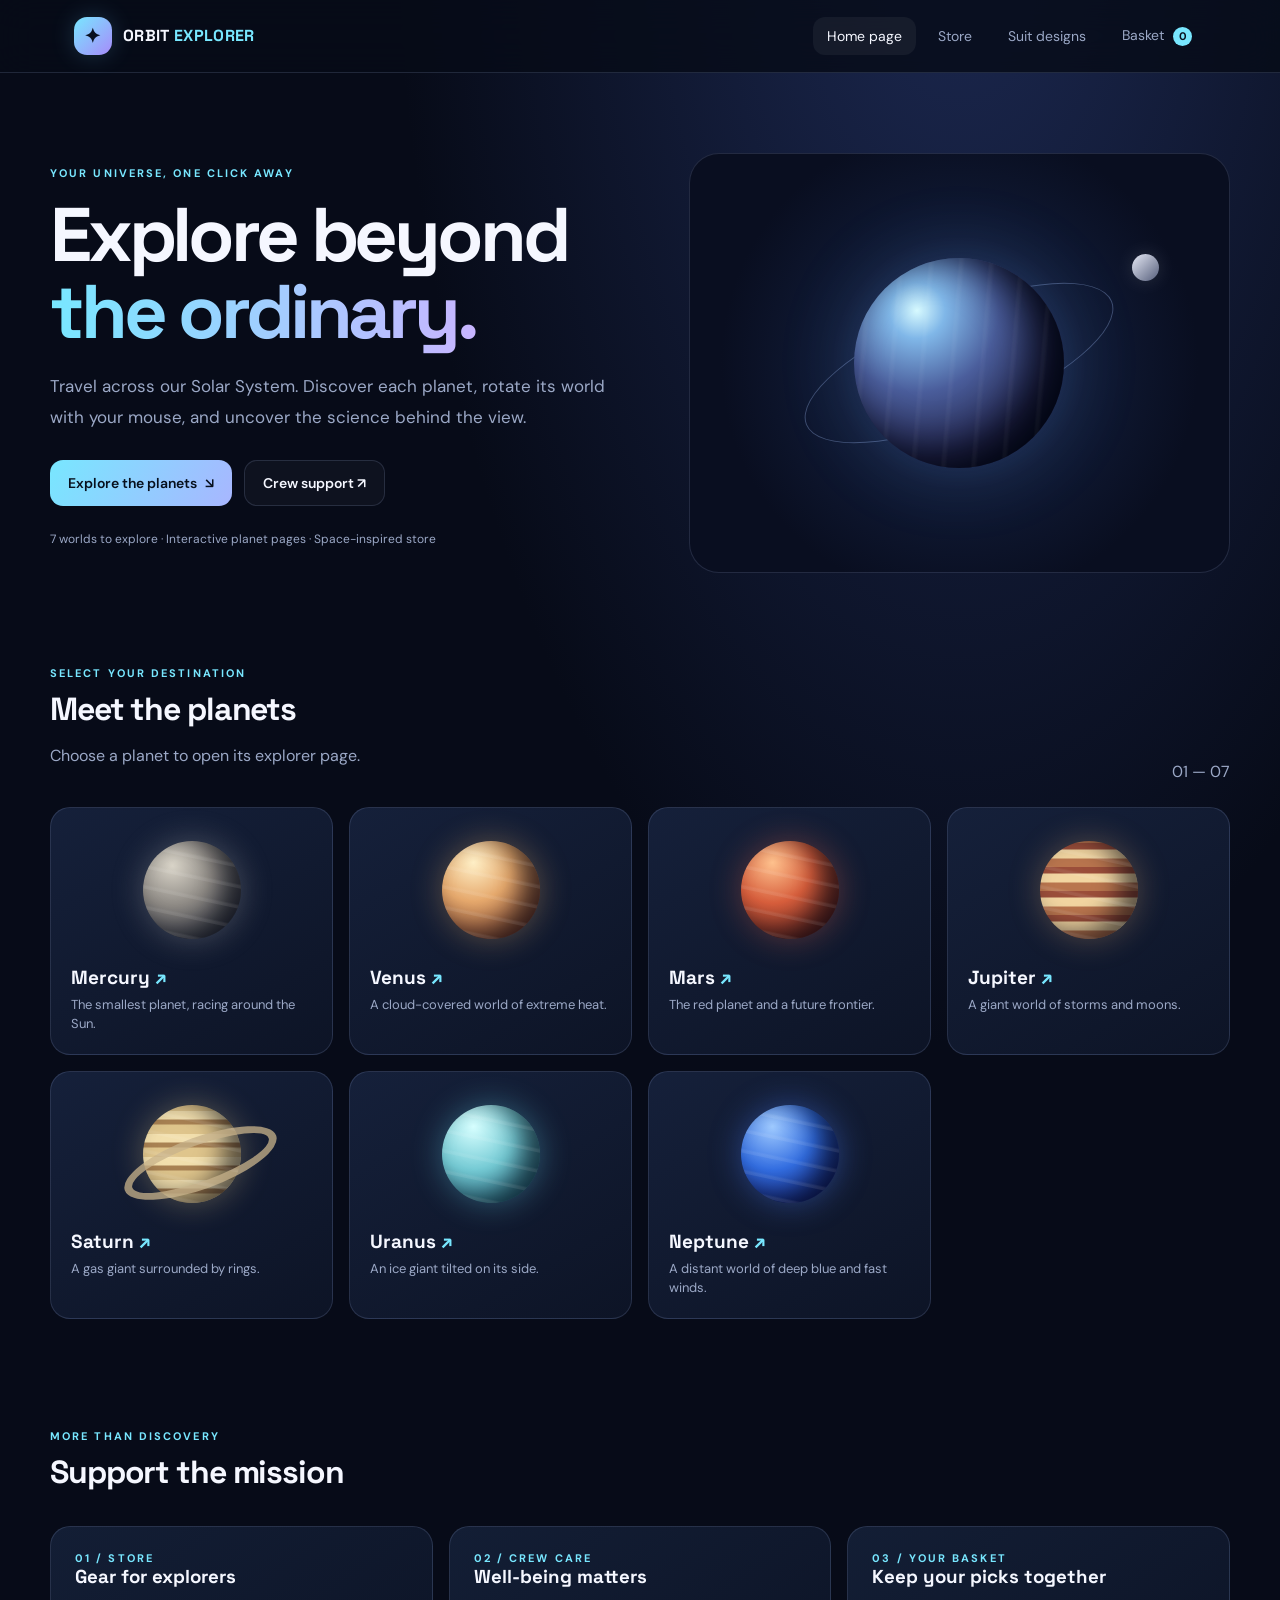
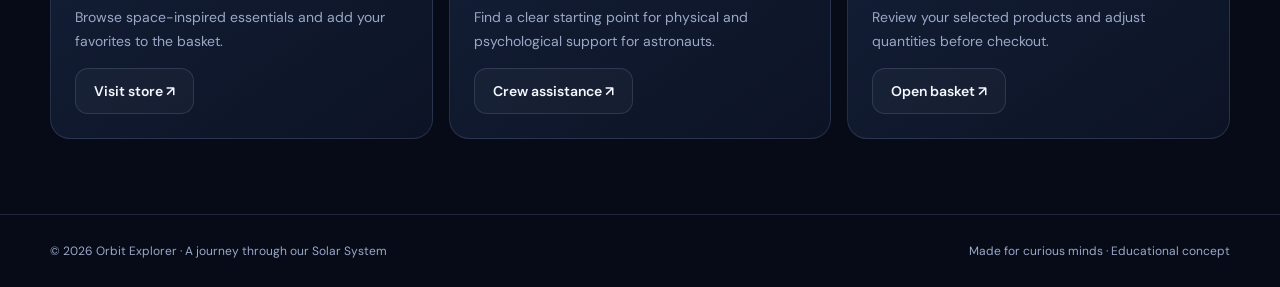
<file: index.html>
<!doctype html>
<html lang="en"><head><meta charset="utf-8"><meta name="viewport" content="width=device-width,initial-scale=1"><meta name="description" content="Explore the planets of our Solar System with Orbit Explorer."><title>Orbit Explorer — Discover the Solar System</title><link rel="stylesheet" href="css/style.css"></head><body>
<header class="site-header"><nav class="nav"><a class="brand" href="index.html"><span class="brand-mark">✦</span><span>ORBIT <span style="color:var(--cyan)">EXPLORER</span></span></a><div class="nav-links"><a class="active" href="index.html">Home page</a><a class="" href="store.html">Store</a><a class="" href="medical.html">Suit designs</a><a class="" href="basket.html">Basket <span class="basket-count" data-cart-count>0</span></a></div></nav></header>
<main>
<section class="container hero"><div><div class="eyebrow">Your universe, one click away</div><h1>Explore beyond <span>the ordinary.</span></h1><p class="lead">Travel across our Solar System. Discover each planet, rotate its world with your mouse, and uncover the science behind the view.</p><div class="actions"><a class="btn btn-primary" href="#planets">Explore the planets <span>↘</span></a><a class="btn" href="medical.html">Crew support ↗</a></div><p class="muted" style="font-size:12px;margin-top:25px">7 worlds to explore · Interactive planet pages · Space-inspired store</p></div><div class="hero-visual" aria-label="Stylized planet in space"><div class="orbit"></div><div class="hero-planet"></div><div class="mini-moon"></div></div></section>
<section class="container section" id="planets"><div class="section-head"><div><div class="eyebrow">Select your destination</div><h2>Meet the planets</h2><p class="muted">Choose a planet to open its explorer page.</p></div><span class="muted">01 — 07</span></div><div class="planet-grid">
<a class="planet-card" href="mercury.html"><div class="planet-art"><div class="planet-ball planet-mercury"></div></div><h3>Mercury <span style="color:var(--cyan)">↗</span></h3><p>The smallest planet, racing around the Sun.</p></a>
<a class="planet-card" href="venus.html"><div class="planet-art"><div class="planet-ball planet-venus"></div></div><h3>Venus <span style="color:var(--cyan)">↗</span></h3><p>A cloud-covered world of extreme heat.</p></a>
<a class="planet-card" href="mars.html"><div class="planet-art"><div class="planet-ball planet-mars"></div></div><h3>Mars <span style="color:var(--cyan)">↗</span></h3><p>The red planet and a future frontier.</p></a>
<a class="planet-card" href="jupiter.html"><div class="planet-art"><div class="planet-ball planet-jupiter"></div></div><h3>Jupiter <span style="color:var(--cyan)">↗</span></h3><p>A giant world of storms and moons.</p></a>
<a class="planet-card" href="saturn.html"><div class="planet-art"><div class="planet-ball planet-saturn"></div></div><h3>Saturn <span style="color:var(--cyan)">↗</span></h3><p>A gas giant surrounded by rings.</p></a>
<a class="planet-card" href="uranus.html"><div class="planet-art"><div class="planet-ball planet-uranus"></div></div><h3>Uranus <span style="color:var(--cyan)">↗</span></h3><p>An ice giant tilted on its side.</p></a>
<a class="planet-card" href="neptune.html"><div class="planet-art"><div class="planet-ball planet-neptune"></div></div><h3>Neptune <span style="color:var(--cyan)">↗</span></h3><p>A distant world of deep blue and fast winds.</p></a>
</div></section>
<section class="container section"><div class="section-head"><div><div class="eyebrow">More than discovery</div><h2>Support the mission</h2></div></div><div class="content-grid"><article class="info-card"><div class="eyebrow">01 / Store</div><h3>Gear for explorers</h3><p>Browse space-inspired essentials and add your favorites to the basket.</p><a class="btn" href="store.html">Visit store ↗</a></article><article class="info-card"><div class="eyebrow">02 / Crew care</div><h3>Well-being matters</h3><p>Find a clear starting point for physical and psychological support for astronauts.</p><a class="btn" href="medical.html">Crew assistance ↗</a></article><article class="info-card"><div class="eyebrow">03 / Your basket</div><h3>Keep your picks together</h3><p>Review your selected products and adjust quantities before checkout.</p><a class="btn" href="basket.html">Open basket ↗</a></article></div></section>
</main><footer class="site-footer"><div class="container footer-inner"><span>© 2026 Orbit Explorer · A journey through our Solar System</span><span>Made for curious minds · Educational concept</span></div></footer><script src="js/main.js"></script></body></html>
</file>
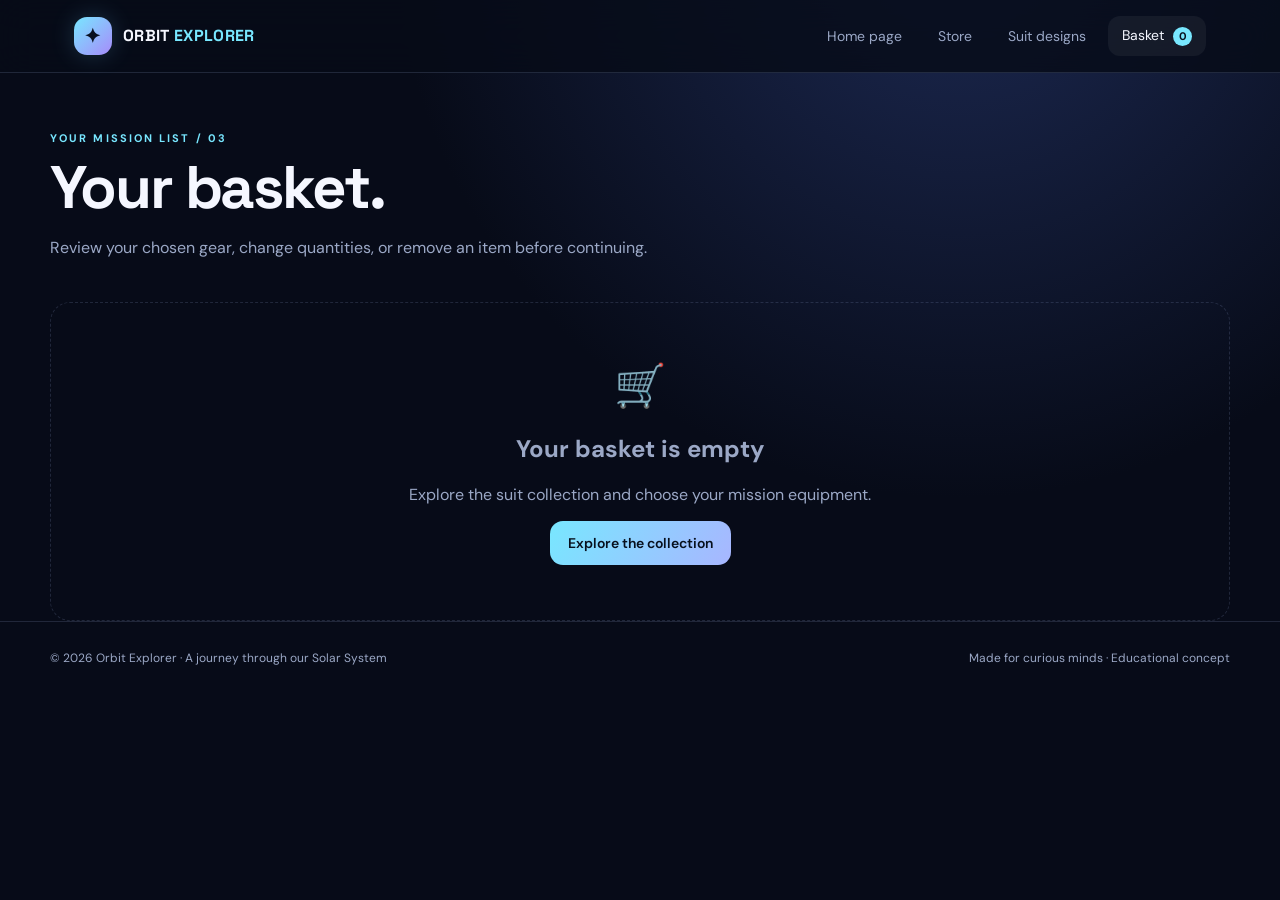
<file: basket.html>
<!doctype html><html lang="en"><head><meta charset="utf-8"><meta name="viewport" content="width=device-width,initial-scale=1"><title>Your Basket | Orbit Explorer</title><link rel="stylesheet" href="css/style.css"></head><body><header class="site-header"><nav class="nav"><a class="brand" href="index.html"><span class="brand-mark">✦</span><span>ORBIT <span style="color:var(--cyan)">EXPLORER</span></span></a><div class="nav-links"><a class="" href="index.html">Home page</a><a class="" href="store.html">Store</a><a class="" href="medical.html">Suit designs</a><a class="active" href="basket.html">Basket <span class="basket-count" data-cart-count>0</span></a></div></nav></header><main class="container"><header class="page-heading"><div class="eyebrow">Your mission list / 03</div><h1>Your basket.</h1><p>Review your chosen gear, change quantities, or remove an item before continuing.</p></header><section data-cart></section><section class="cart-summary" data-cart-summary hidden><div class="eyebrow">Order summary</div><div class="summary-line"><span>Subtotal</span><strong data-subtotal>$0.00</strong></div><div class="summary-line"><span>Shipping</span><span>Calculated later</span></div><div class="summary-line total"><span>Estimated total</span><strong data-total>$0.00</strong></div><button class="btn btn-primary" style="width:100%;margin-top:12px" onclick="checkout()">Continue to checkout ↗</button><p class="muted" style="font-size:11px;line-height:1.6">Checkout requires a configured payment provider before orders can be paid.</p></section></main><footer class="site-footer"><div class="container footer-inner"><span>© 2026 Orbit Explorer · A journey through our Solar System</span><span>Made for curious minds · Educational concept</span></div></footer><script src="js/main.js"></script></body></html>
</file>
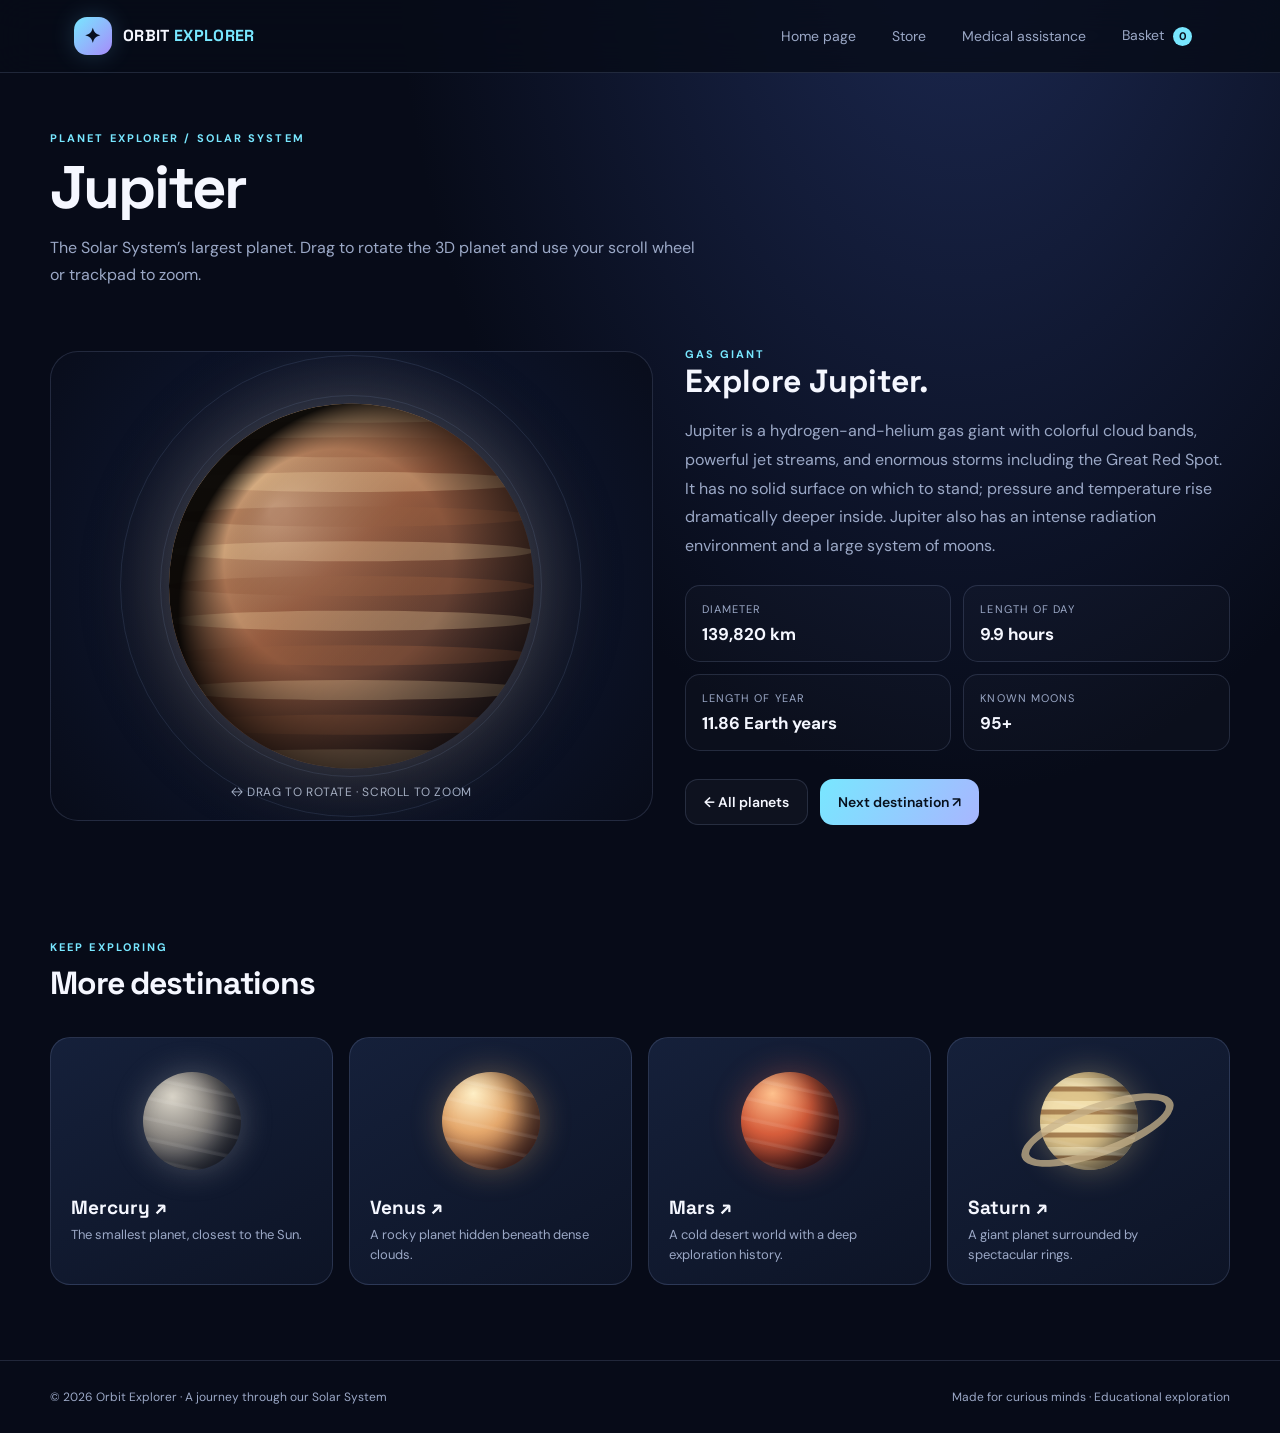
<file: jupiter.html>
<!doctype html><html lang="en"><head><meta charset="utf-8"><meta name="viewport" content="width=device-width,initial-scale=1"><title>Jupiter | Orbit Explorer</title><link rel="stylesheet" href="css/style.css"></head><body data-planet="jupiter"><header class="site-header"><nav class="nav"><a class="brand" href="index.html"><span class="brand-mark">✦</span><span>ORBIT <span style="color:var(--cyan)">EXPLORER</span></span></a><div class="nav-links"><a class="" href="index.html">Home page</a><a class="" href="store.html">Store</a><a class="" href="medical.html">Medical assistance</a><a class="" href="basket.html">Basket <span class="basket-count" data-cart-count>0</span></a></div></nav></header><main class="container"><header class="page-heading"><div class="eyebrow">Planet explorer / Solar System</div><h1>Jupiter</h1><p>The Solar System’s largest planet. Drag to rotate the 3D planet and use your scroll wheel or trackpad to zoom.</p></header><section class="planet-layout"><div class="planet-stage" data-planet-stage><div class="three-planet" data-three-planet role="img" aria-label="Interactive three-dimensional model of Jupiter"></div><div class="drag-note">↔ DRAG TO ROTATE · SCROLL TO ZOOM</div></div><div class="planet-copy"><div class="eyebrow">Gas giant</div><h2>Explore Jupiter.</h2><p>Jupiter is a hydrogen-and-helium gas giant with colorful cloud bands, powerful jet streams, and enormous storms including the Great Red Spot. It has no solid surface on which to stand; pressure and temperature rise dramatically deeper inside. Jupiter also has an intense radiation environment and a large system of moons.</p><div class="facts"><div class="fact"><small>Diameter</small><strong>139,820 km</strong></div><div class="fact"><small>Length of day</small><strong>9.9 hours</strong></div><div class="fact"><small>Length of year</small><strong>11.86 Earth years</strong></div><div class="fact"><small>Known moons</small><strong>95+</strong></div></div><div class="actions"><a class="btn" href="index.html#planets">← All planets</a><a class="btn btn-primary" href="saturn.html">Next destination ↗</a></div></div></section><section class="section"><div class="section-head"><div><div class="eyebrow">Keep exploring</div><h2>More destinations</h2></div></div><div class="planet-grid"><a class="planet-card" href="mercury.html"><div class="planet-art"><div class="planet-ball planet-mercury"></div></div><h3>Mercury ↗</h3><p>The smallest planet, closest to the Sun.</p></a><a class="planet-card" href="venus.html"><div class="planet-art"><div class="planet-ball planet-venus"></div></div><h3>Venus ↗</h3><p>A rocky planet hidden beneath dense clouds.</p></a><a class="planet-card" href="mars.html"><div class="planet-art"><div class="planet-ball planet-mars"></div></div><h3>Mars ↗</h3><p>A cold desert world with a deep exploration history.</p></a><a class="planet-card" href="saturn.html"><div class="planet-art"><div class="planet-ball planet-saturn"></div></div><h3>Saturn ↗</h3><p>A giant planet surrounded by spectacular rings.</p></a></div></section></main><script type="importmap">{"imports":{"three":"https://cdn.jsdelivr.net/npm/three@0.160.0/build/three.module.js"}}</script><script type="module" src="js/planet.js"></script><script src="js/main.js"></script><footer class="site-footer"><div class="container footer-inner"><span>© 2026 Orbit Explorer · A journey through our Solar System</span><span>Made for curious minds · Educational exploration</span><script src="js/planet.js"></script></div></footer></body></html>
</file>
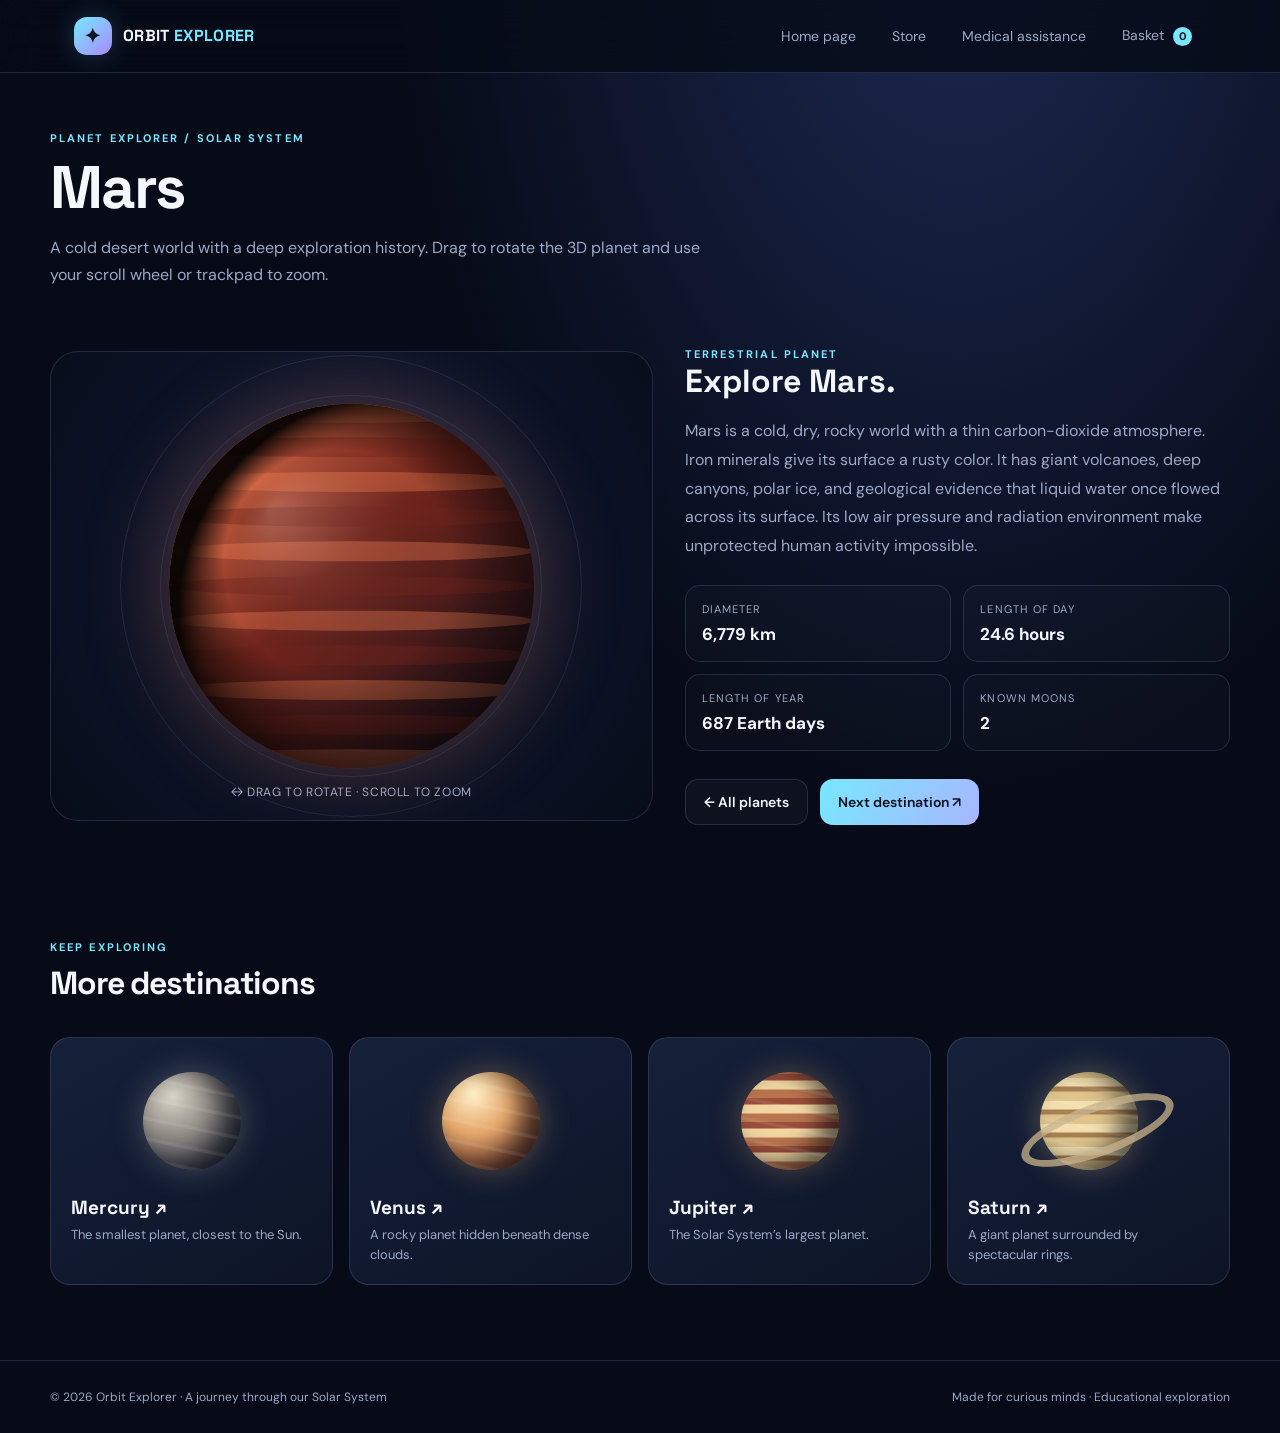
<file: mars.html>
<!doctype html><html lang="en"><head><meta charset="utf-8"><meta name="viewport" content="width=device-width,initial-scale=1"><title>Mars | Orbit Explorer</title><link rel="stylesheet" href="css/style.css"></head><body data-planet="mars"><header class="site-header"><nav class="nav"><a class="brand" href="index.html"><span class="brand-mark">✦</span><span>ORBIT <span style="color:var(--cyan)">EXPLORER</span></span></a><div class="nav-links"><a class="" href="index.html">Home page</a><a class="" href="store.html">Store</a><a class="" href="medical.html">Medical assistance</a><a class="" href="basket.html">Basket <span class="basket-count" data-cart-count>0</span></a></div></nav></header><main class="container"><header class="page-heading"><div class="eyebrow">Planet explorer / Solar System</div><h1>Mars</h1><p>A cold desert world with a deep exploration history. Drag to rotate the 3D planet and use your scroll wheel or trackpad to zoom.</p></header><section class="planet-layout"><div class="planet-stage" data-planet-stage><div class="three-planet" data-three-planet role="img" aria-label="Interactive three-dimensional model of Mars"></div><div class="drag-note">↔ DRAG TO ROTATE · SCROLL TO ZOOM</div></div><div class="planet-copy"><div class="eyebrow">Terrestrial planet</div><h2>Explore Mars.</h2><p>Mars is a cold, dry, rocky world with a thin carbon-dioxide atmosphere. Iron minerals give its surface a rusty color. It has giant volcanoes, deep canyons, polar ice, and geological evidence that liquid water once flowed across its surface. Its low air pressure and radiation environment make unprotected human activity impossible.</p><div class="facts"><div class="fact"><small>Diameter</small><strong>6,779 km</strong></div><div class="fact"><small>Length of day</small><strong>24.6 hours</strong></div><div class="fact"><small>Length of year</small><strong>687 Earth days</strong></div><div class="fact"><small>Known moons</small><strong>2</strong></div></div><div class="actions"><a class="btn" href="index.html#planets">← All planets</a><a class="btn btn-primary" href="jupiter.html">Next destination ↗</a></div></div></section><section class="section"><div class="section-head"><div><div class="eyebrow">Keep exploring</div><h2>More destinations</h2></div></div><div class="planet-grid"><a class="planet-card" href="mercury.html"><div class="planet-art"><div class="planet-ball planet-mercury"></div></div><h3>Mercury ↗</h3><p>The smallest planet, closest to the Sun.</p></a><a class="planet-card" href="venus.html"><div class="planet-art"><div class="planet-ball planet-venus"></div></div><h3>Venus ↗</h3><p>A rocky planet hidden beneath dense clouds.</p></a><a class="planet-card" href="jupiter.html"><div class="planet-art"><div class="planet-ball planet-jupiter"></div></div><h3>Jupiter ↗</h3><p>The Solar System’s largest planet.</p></a><a class="planet-card" href="saturn.html"><div class="planet-art"><div class="planet-ball planet-saturn"></div></div><h3>Saturn ↗</h3><p>A giant planet surrounded by spectacular rings.</p></a></div></section></main><script type="importmap">{"imports":{"three":"https://cdn.jsdelivr.net/npm/three@0.160.0/build/three.module.js"}}</script><script type="module" src="js/planet.js"></script><script src="js/main.js"></script><footer class="site-footer"><div class="container footer-inner"><span>© 2026 Orbit Explorer · A journey through our Solar System</span><span>Made for curious minds · Educational exploration</span><script src="js/planet.js"></script></div></footer></body></html>
</file>
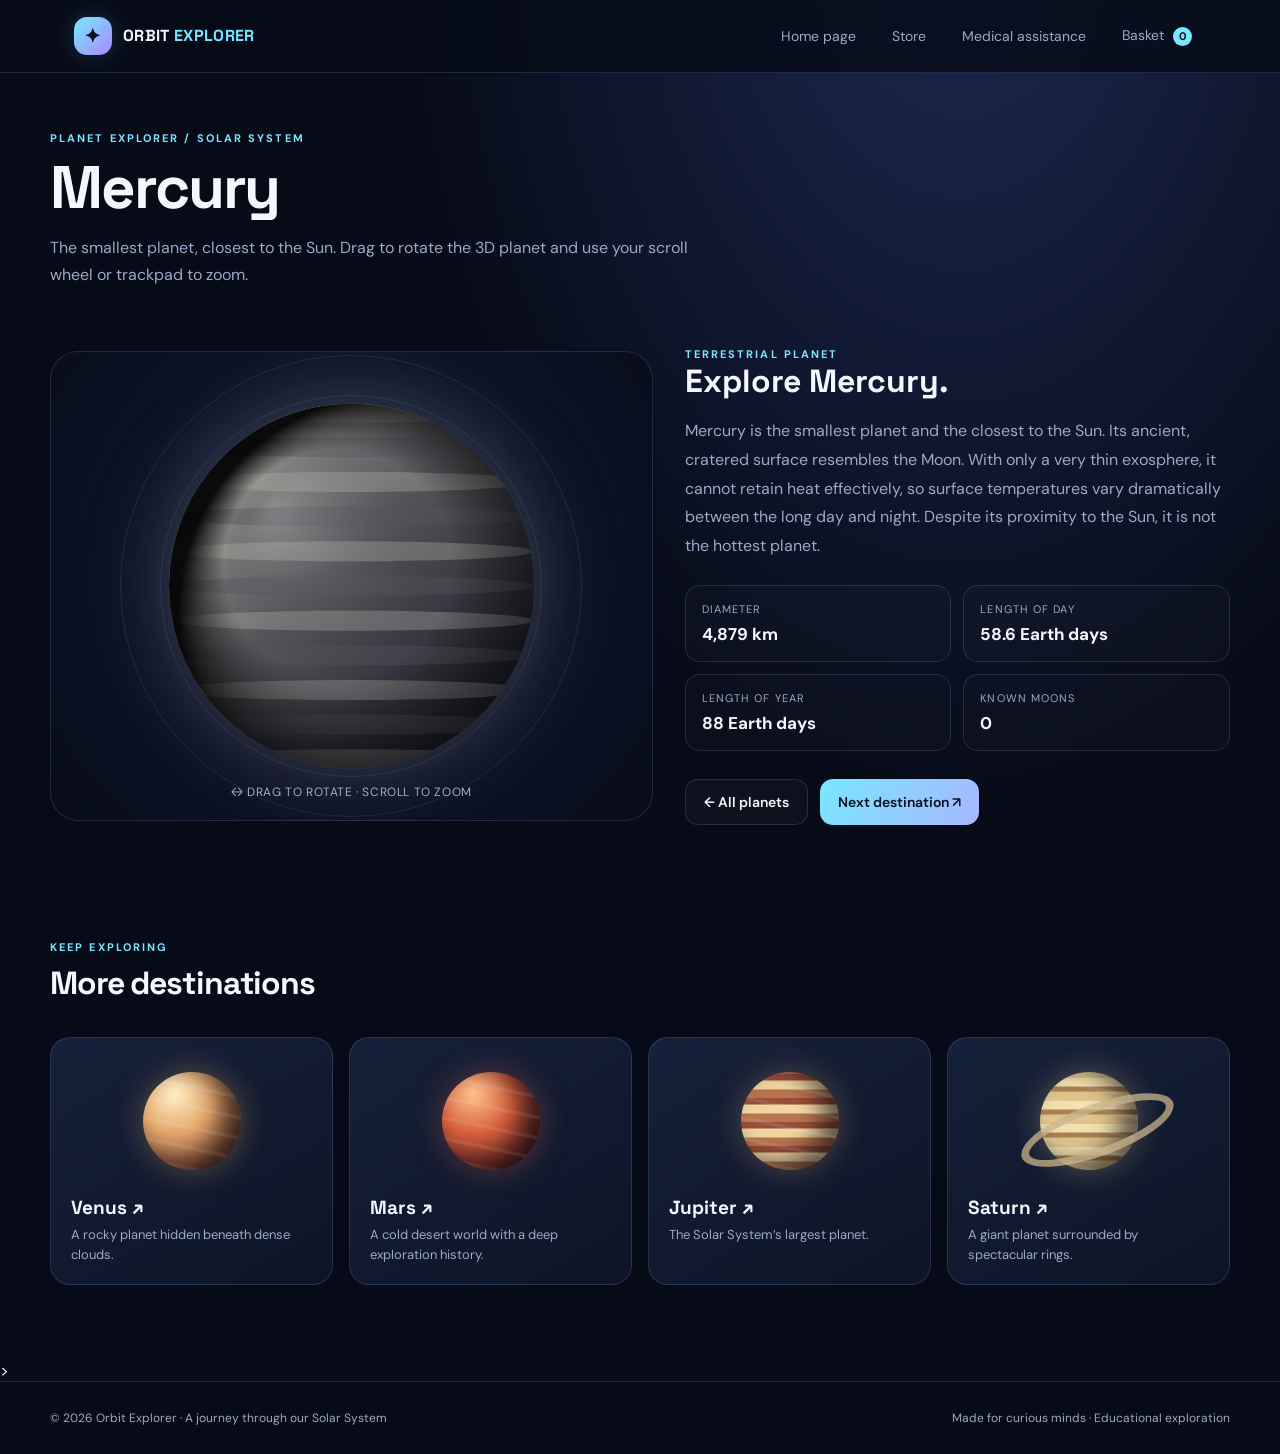
<file: mercury.html>
<!doctype html><html lang="en"><head><meta charset="utf-8"><meta name="viewport" content="width=device-width,initial-scale=1"><title>Mercury | Orbit Explorer</title><link rel="stylesheet" href="css/style.css"></head><body data-planet="mercury"><header class="site-header"><nav class="nav"><a class="brand" href="index.html"><span class="brand-mark">✦</span><span>ORBIT <span style="color:var(--cyan)">EXPLORER</span></span></a><div class="nav-links"><a class="" href="index.html">Home page</a><a class="" href="store.html">Store</a><a class="" href="medical.html">Medical assistance</a><a class="" href="basket.html">Basket <span class="basket-count" data-cart-count>0</span></a></div></nav></header><main class="container"><header class="page-heading"><div class="eyebrow">Planet explorer / Solar System</div><h1>Mercury</h1><p>The smallest planet, closest to the Sun. Drag to rotate the 3D planet and use your scroll wheel or trackpad to zoom.</p></header><section class="planet-layout"><div class="planet-stage" data-planet-stage><div class="three-planet" data-three-planet role="img" aria-label="Interactive three-dimensional model of Mercury"></div><div class="drag-note">↔ DRAG TO ROTATE · SCROLL TO ZOOM</div></div><div class="planet-copy"><div class="eyebrow">Terrestrial planet</div><h2>Explore Mercury.</h2><p>Mercury is the smallest planet and the closest to the Sun. Its ancient, cratered surface resembles the Moon. With only a very thin exosphere, it cannot retain heat effectively, so surface temperatures vary dramatically between the long day and night. Despite its proximity to the Sun, it is not the hottest planet.</p><div class="facts"><div class="fact"><small>Diameter</small><strong>4,879 km</strong></div><div class="fact"><small>Length of day</small><strong>58.6 Earth days</strong></div><div class="fact"><small>Length of year</small><strong>88 Earth days</strong></div><div class="fact"><small>Known moons</small><strong>0</strong></div></div><div class="actions"><a class="btn" href="index.html#planets">← All planets</a><a class="btn btn-primary" href="venus.html">Next destination ↗</a></div></div></section><section class="section"><div class="section-head"><div><div class="eyebrow">Keep exploring</div><h2>More destinations</h2></div></div><div class="planet-grid"><a class="planet-card" href="venus.html"><div class="planet-art"><div class="planet-ball planet-venus"></div></div><h3>Venus ↗</h3><p>A rocky planet hidden beneath dense clouds.</p></a><a class="planet-card" href="mars.html"><div class="planet-art"><div class="planet-ball planet-mars"></div></div><h3>Mars ↗</h3><p>A cold desert world with a deep exploration history.</p></a><a class="planet-card" href="jupiter.html"><div class="planet-art"><div class="planet-ball planet-jupiter"></div></div><h3>Jupiter ↗</h3><p>The Solar System’s largest planet.</p></a><a class="planet-card" href="saturn.html"><div class="planet-art"><div class="planet-ball planet-saturn"></div></div><h3>Saturn ↗</h3><p>A giant planet surrounded by spectacular rings.</p></a></div></section></main>
<script type="module" src="js/planet.js"></script>><script src="js/main.js"></script><footer class="site-footer"><div class="container footer-inner"><span>© 2026 Orbit Explorer · A journey through our Solar System</span><span>Made for curious minds · Educational exploration</span><script src="js/planet.js"></script></div></footer></body></html>
</file>
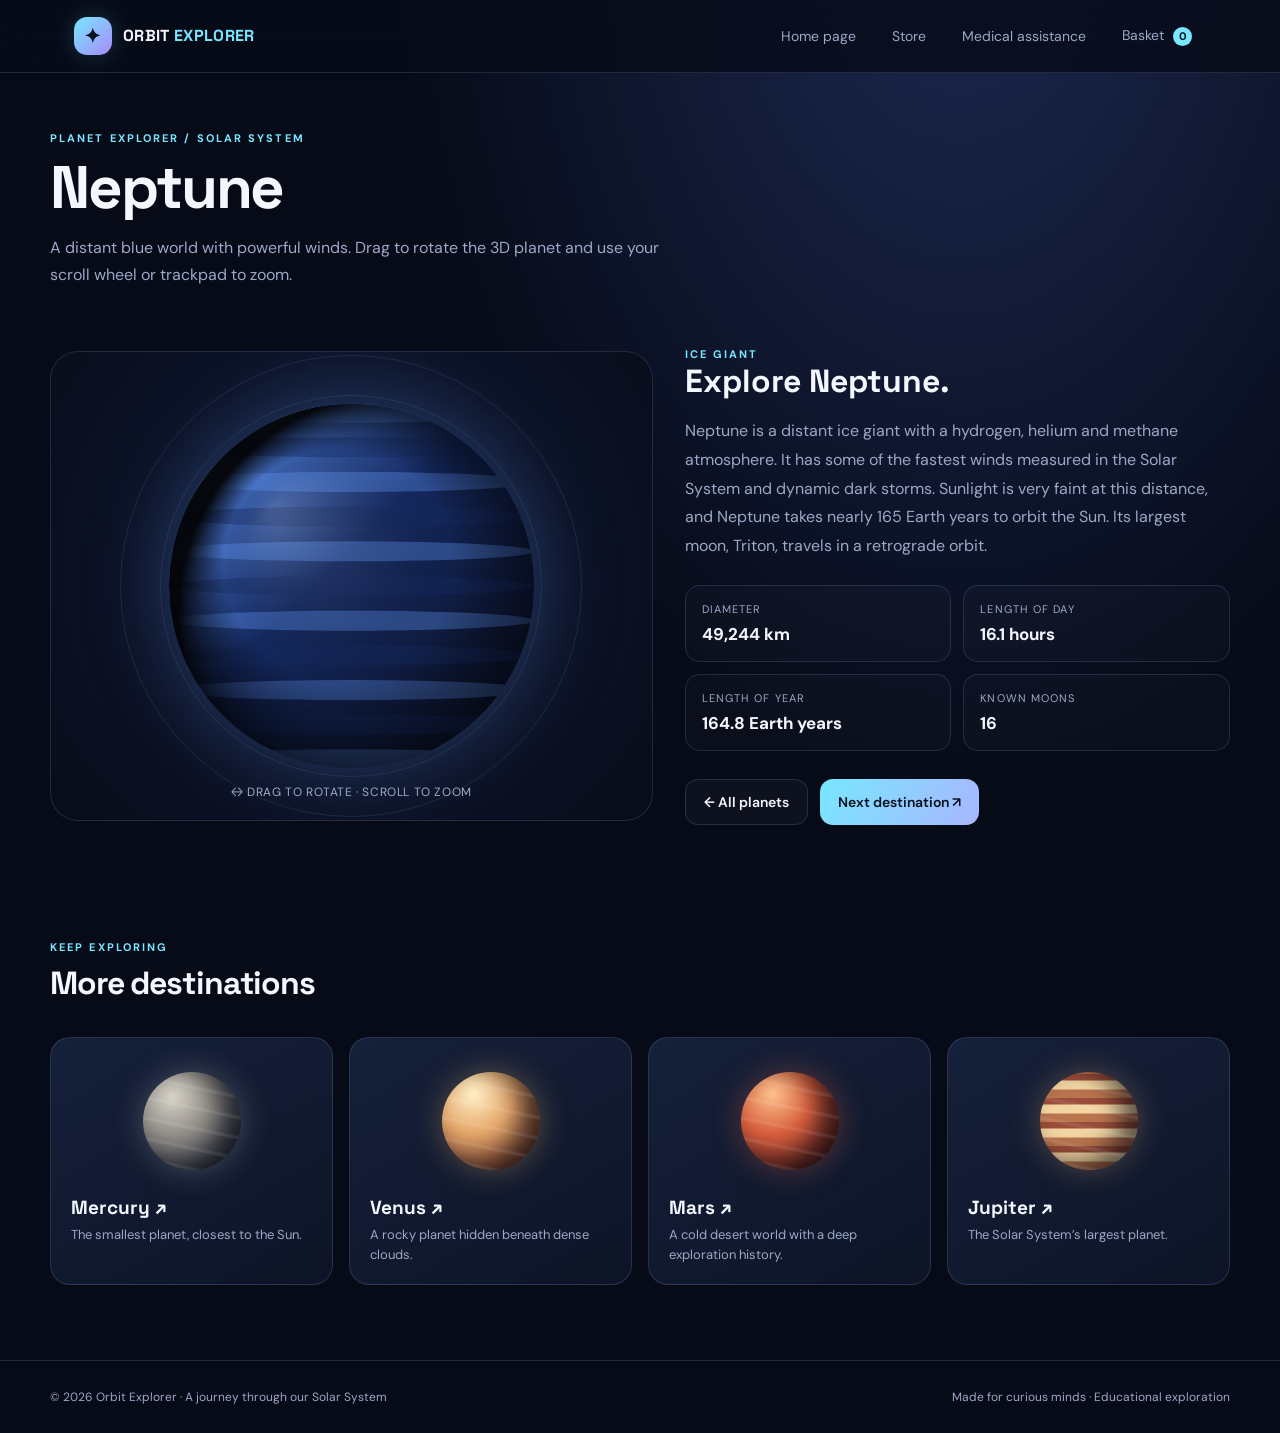
<file: neptune.html>
<!doctype html><html lang="en"><head><meta charset="utf-8"><meta name="viewport" content="width=device-width,initial-scale=1"><title>Neptune | Orbit Explorer</title><link rel="stylesheet" href="css/style.css"></head><body data-planet="neptune"><header class="site-header"><nav class="nav"><a class="brand" href="index.html"><span class="brand-mark">✦</span><span>ORBIT <span style="color:var(--cyan)">EXPLORER</span></span></a><div class="nav-links"><a class="" href="index.html">Home page</a><a class="" href="store.html">Store</a><a class="" href="medical.html">Medical assistance</a><a class="" href="basket.html">Basket <span class="basket-count" data-cart-count>0</span></a></div></nav></header><main class="container"><header class="page-heading"><div class="eyebrow">Planet explorer / Solar System</div><h1>Neptune</h1><p>A distant blue world with powerful winds. Drag to rotate the 3D planet and use your scroll wheel or trackpad to zoom.</p></header><section class="planet-layout"><div class="planet-stage" data-planet-stage><div class="three-planet" data-three-planet role="img" aria-label="Interactive three-dimensional model of Neptune"></div><div class="drag-note">↔ DRAG TO ROTATE · SCROLL TO ZOOM</div></div><div class="planet-copy"><div class="eyebrow">Ice giant</div><h2>Explore Neptune.</h2><p>Neptune is a distant ice giant with a hydrogen, helium and methane atmosphere. It has some of the fastest winds measured in the Solar System and dynamic dark storms. Sunlight is very faint at this distance, and Neptune takes nearly 165 Earth years to orbit the Sun. Its largest moon, Triton, travels in a retrograde orbit.</p><div class="facts"><div class="fact"><small>Diameter</small><strong>49,244 km</strong></div><div class="fact"><small>Length of day</small><strong>16.1 hours</strong></div><div class="fact"><small>Length of year</small><strong>164.8 Earth years</strong></div><div class="fact"><small>Known moons</small><strong>16</strong></div></div><div class="actions"><a class="btn" href="index.html#planets">← All planets</a><a class="btn btn-primary" href="mercury.html">Next destination ↗</a></div></div></section><section class="section"><div class="section-head"><div><div class="eyebrow">Keep exploring</div><h2>More destinations</h2></div></div><div class="planet-grid"><a class="planet-card" href="mercury.html"><div class="planet-art"><div class="planet-ball planet-mercury"></div></div><h3>Mercury ↗</h3><p>The smallest planet, closest to the Sun.</p></a><a class="planet-card" href="venus.html"><div class="planet-art"><div class="planet-ball planet-venus"></div></div><h3>Venus ↗</h3><p>A rocky planet hidden beneath dense clouds.</p></a><a class="planet-card" href="mars.html"><div class="planet-art"><div class="planet-ball planet-mars"></div></div><h3>Mars ↗</h3><p>A cold desert world with a deep exploration history.</p></a><a class="planet-card" href="jupiter.html"><div class="planet-art"><div class="planet-ball planet-jupiter"></div></div><h3>Jupiter ↗</h3><p>The Solar System’s largest planet.</p></a></div></section></main><script type="importmap">{"imports":{"three":"https://cdn.jsdelivr.net/npm/three@0.160.0/build/three.module.js"}}</script><script type="module" src="js/planet.js"></script><script src="js/main.js"></script><footer class="site-footer"><div class="container footer-inner"><span>© 2026 Orbit Explorer · A journey through our Solar System</span><span>Made for curious minds · Educational exploration</span><script src="js/planet.js"></script></div></footer></body></html>
</file>
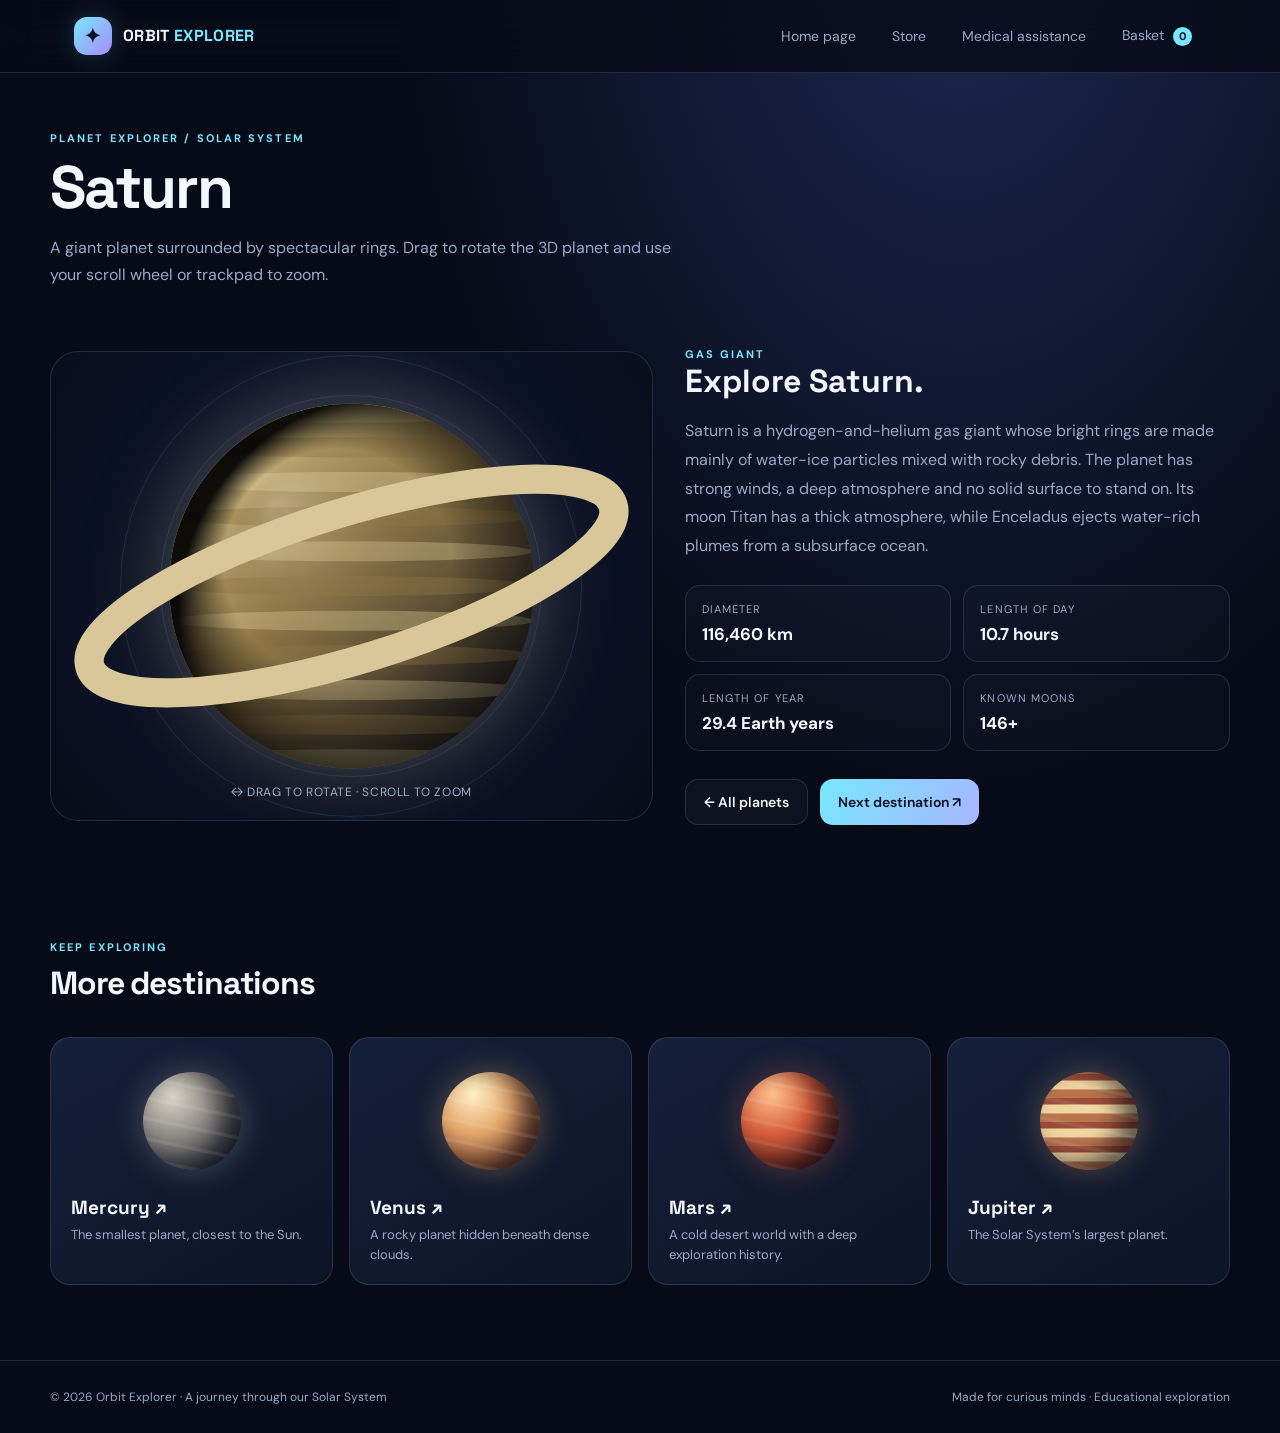
<file: saturn.html>
<!doctype html><html lang="en"><head><meta charset="utf-8"><meta name="viewport" content="width=device-width,initial-scale=1"><title>Saturn | Orbit Explorer</title><link rel="stylesheet" href="css/style.css"></head><body data-planet="saturn"><header class="site-header"><nav class="nav"><a class="brand" href="index.html"><span class="brand-mark">✦</span><span>ORBIT <span style="color:var(--cyan)">EXPLORER</span></span></a><div class="nav-links"><a class="" href="index.html">Home page</a><a class="" href="store.html">Store</a><a class="" href="medical.html">Medical assistance</a><a class="" href="basket.html">Basket <span class="basket-count" data-cart-count>0</span></a></div></nav></header><main class="container"><header class="page-heading"><div class="eyebrow">Planet explorer / Solar System</div><h1>Saturn</h1><p>A giant planet surrounded by spectacular rings. Drag to rotate the 3D planet and use your scroll wheel or trackpad to zoom.</p></header><section class="planet-layout"><div class="planet-stage" data-planet-stage><div class="three-planet" data-three-planet role="img" aria-label="Interactive three-dimensional model of Saturn"></div><div class="drag-note">↔ DRAG TO ROTATE · SCROLL TO ZOOM</div></div><div class="planet-copy"><div class="eyebrow">Gas giant</div><h2>Explore Saturn.</h2><p>Saturn is a hydrogen-and-helium gas giant whose bright rings are made mainly of water-ice particles mixed with rocky debris. The planet has strong winds, a deep atmosphere and no solid surface to stand on. Its moon Titan has a thick atmosphere, while Enceladus ejects water-rich plumes from a subsurface ocean.</p><div class="facts"><div class="fact"><small>Diameter</small><strong>116,460 km</strong></div><div class="fact"><small>Length of day</small><strong>10.7 hours</strong></div><div class="fact"><small>Length of year</small><strong>29.4 Earth years</strong></div><div class="fact"><small>Known moons</small><strong>146+</strong></div></div><div class="actions"><a class="btn" href="index.html#planets">← All planets</a><a class="btn btn-primary" href="uranus.html">Next destination ↗</a></div></div></section><section class="section"><div class="section-head"><div><div class="eyebrow">Keep exploring</div><h2>More destinations</h2></div></div><div class="planet-grid"><a class="planet-card" href="mercury.html"><div class="planet-art"><div class="planet-ball planet-mercury"></div></div><h3>Mercury ↗</h3><p>The smallest planet, closest to the Sun.</p></a><a class="planet-card" href="venus.html"><div class="planet-art"><div class="planet-ball planet-venus"></div></div><h3>Venus ↗</h3><p>A rocky planet hidden beneath dense clouds.</p></a><a class="planet-card" href="mars.html"><div class="planet-art"><div class="planet-ball planet-mars"></div></div><h3>Mars ↗</h3><p>A cold desert world with a deep exploration history.</p></a><a class="planet-card" href="jupiter.html"><div class="planet-art"><div class="planet-ball planet-jupiter"></div></div><h3>Jupiter ↗</h3><p>The Solar System’s largest planet.</p></a></div></section></main><script type="importmap">{"imports":{"three":"https://cdn.jsdelivr.net/npm/three@0.160.0/build/three.module.js"}}</script><script type="module" src="js/planet.js"></script><script src="js/main.js"></script><footer class="site-footer"><div class="container footer-inner"><span>© 2026 Orbit Explorer · A journey through our Solar System</span><span>Made for curious minds · Educational exploration</span><script src="js/planet.js"></script></div></footer></body></html>
</file>
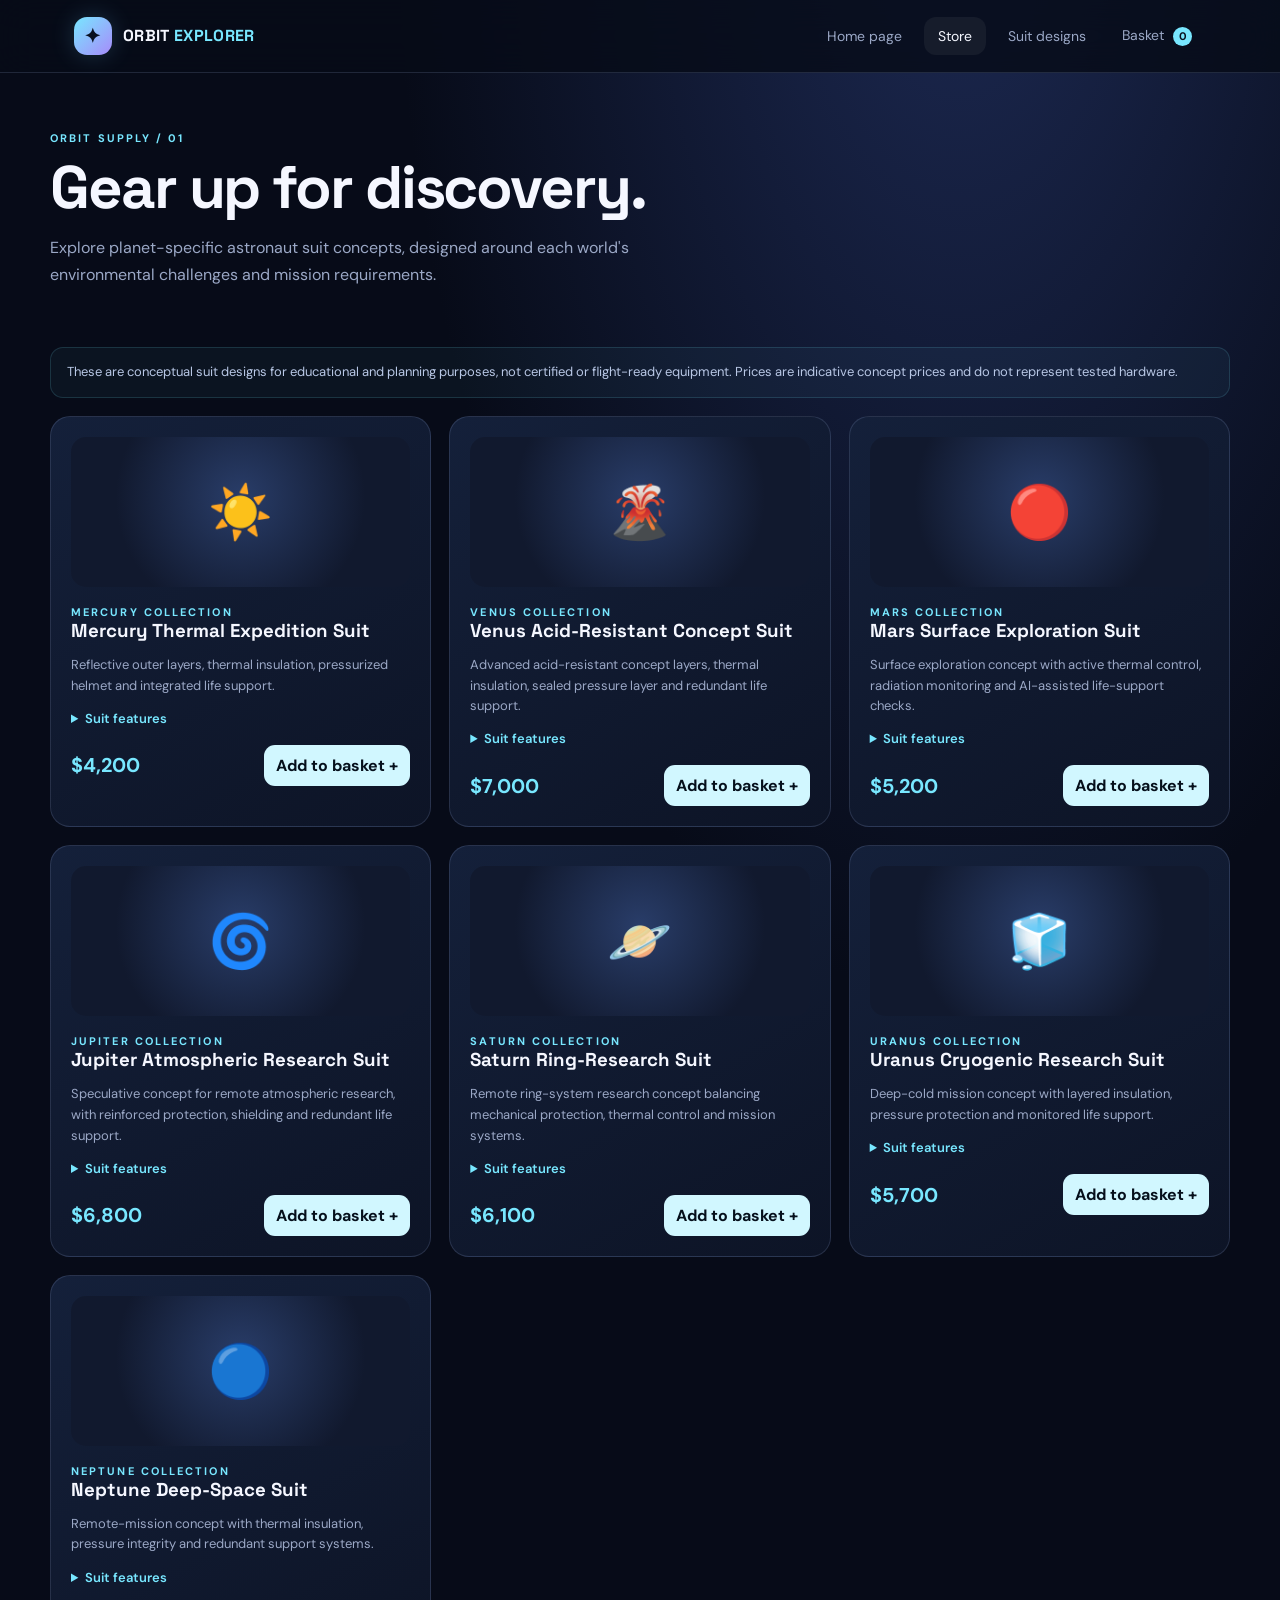
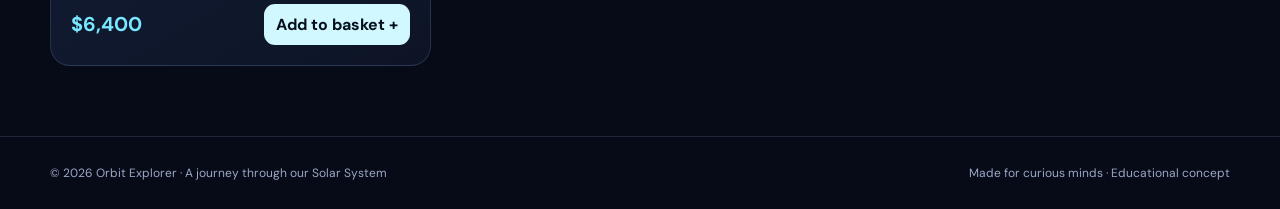
<file: store.html>
<!doctype html><html lang="en"><head><meta charset="utf-8"><meta name="viewport" content="width=device-width,initial-scale=1"><title>Store | Orbit Explorer</title><link rel="stylesheet" href="css/style.css"></head><body><header class="site-header"><nav class="nav"><a class="brand" href="index.html"><span class="brand-mark">✦</span><span>ORBIT <span style="color:var(--cyan)">EXPLORER</span></span></a><div class="nav-links"><a class="" href="index.html">Home page</a><a class="active" href="store.html">Store</a><a class="" href="medical.html">Suit designs</a><a class="" href="basket.html">Basket <span class="basket-count" data-cart-count>0</span></a></div></nav></header><main class="container"><header class="page-heading"><div class="eyebrow">Orbit supply / 01</div><h1>Gear up for discovery.</h1><p>Explore planet-specific astronaut suit concepts, designed around each world's environmental challenges and mission requirements.</p></header><div class="notice">These are conceptual suit designs for educational and planning purposes, not certified or flight-ready equipment. Prices are indicative concept prices and do not represent tested hardware.</div><section class="products-grid" data-products></section></main><footer class="site-footer"><div class="container footer-inner"><span>© 2026 Orbit Explorer · A journey through our Solar System</span><span>Made for curious minds · Educational concept</span></div></footer><script src="js/main.js"></script></body></html>
</file>
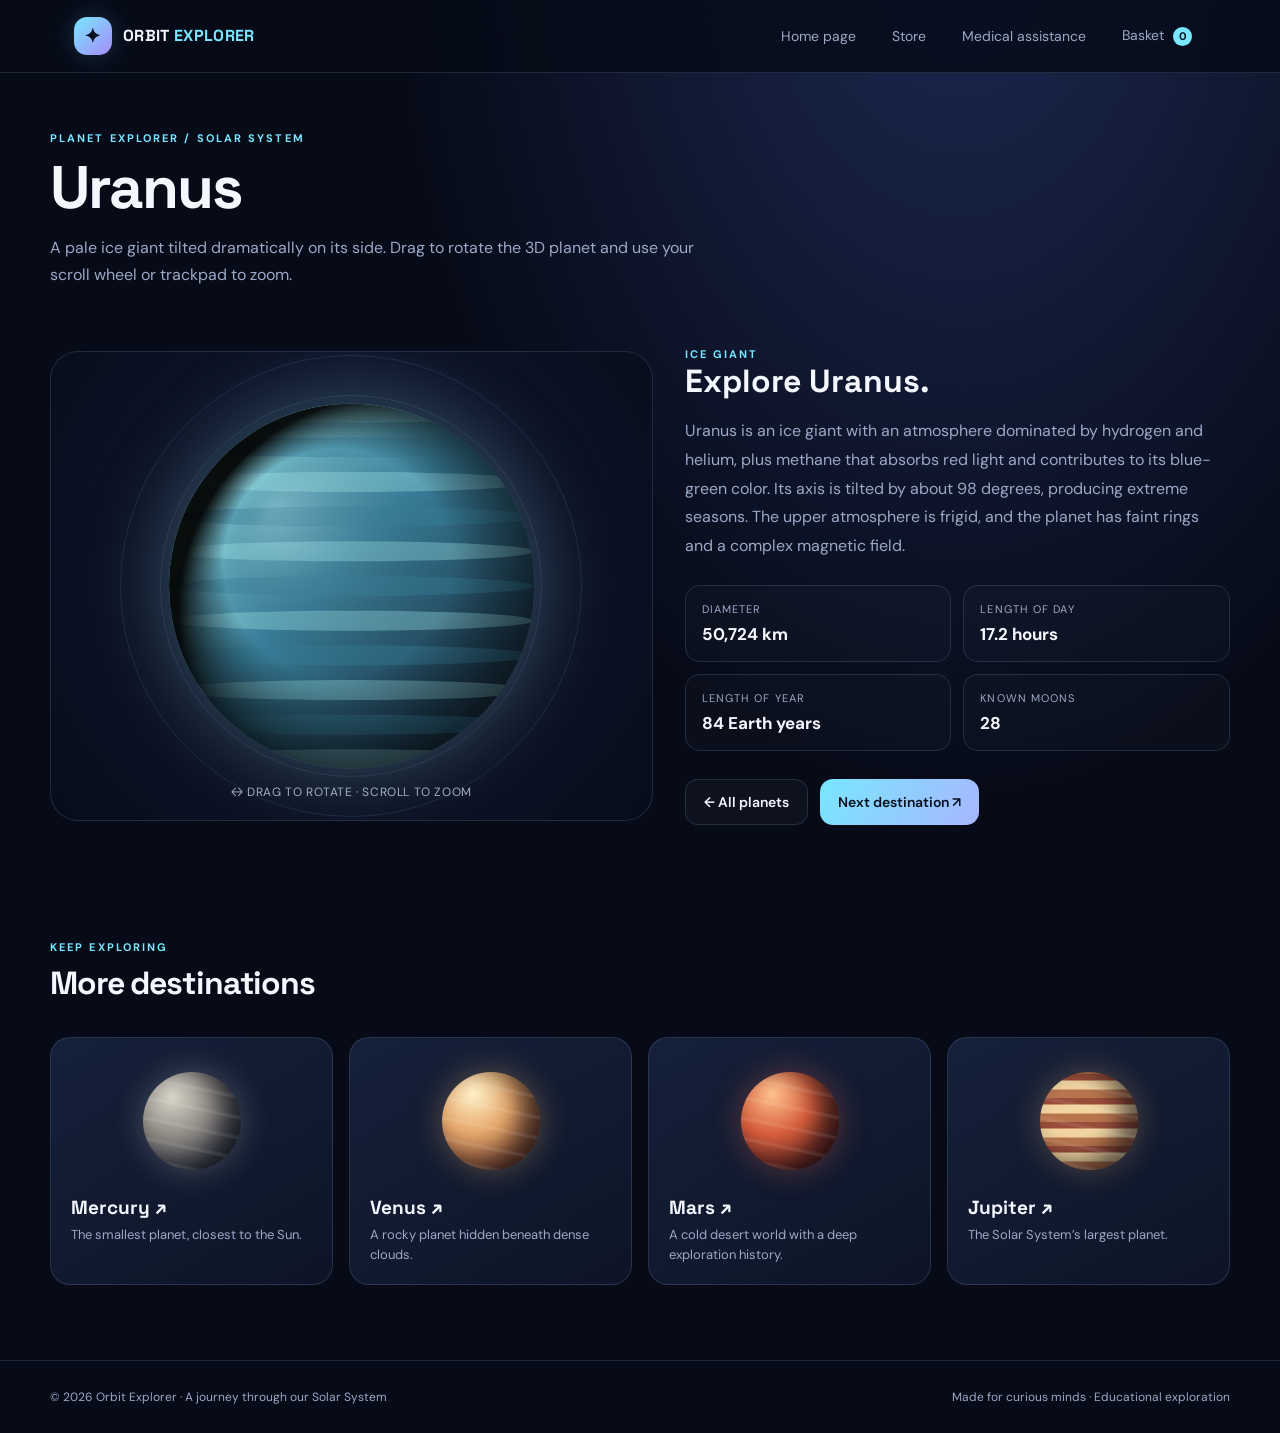
<file: uranus.html>
<!doctype html><html lang="en"><head><meta charset="utf-8"><meta name="viewport" content="width=device-width,initial-scale=1"><title>Uranus | Orbit Explorer</title><link rel="stylesheet" href="css/style.css"></head><body data-planet="uranus"><header class="site-header"><nav class="nav"><a class="brand" href="index.html"><span class="brand-mark">✦</span><span>ORBIT <span style="color:var(--cyan)">EXPLORER</span></span></a><div class="nav-links"><a class="" href="index.html">Home page</a><a class="" href="store.html">Store</a><a class="" href="medical.html">Medical assistance</a><a class="" href="basket.html">Basket <span class="basket-count" data-cart-count>0</span></a></div></nav></header><main class="container"><header class="page-heading"><div class="eyebrow">Planet explorer / Solar System</div><h1>Uranus</h1><p>A pale ice giant tilted dramatically on its side. Drag to rotate the 3D planet and use your scroll wheel or trackpad to zoom.</p></header><section class="planet-layout"><div class="planet-stage" data-planet-stage><div class="three-planet" data-three-planet role="img" aria-label="Interactive three-dimensional model of Uranus"></div><div class="drag-note">↔ DRAG TO ROTATE · SCROLL TO ZOOM</div></div><div class="planet-copy"><div class="eyebrow">Ice giant</div><h2>Explore Uranus.</h2><p>Uranus is an ice giant with an atmosphere dominated by hydrogen and helium, plus methane that absorbs red light and contributes to its blue-green color. Its axis is tilted by about 98 degrees, producing extreme seasons. The upper atmosphere is frigid, and the planet has faint rings and a complex magnetic field.</p><div class="facts"><div class="fact"><small>Diameter</small><strong>50,724 km</strong></div><div class="fact"><small>Length of day</small><strong>17.2 hours</strong></div><div class="fact"><small>Length of year</small><strong>84 Earth years</strong></div><div class="fact"><small>Known moons</small><strong>28</strong></div></div><div class="actions"><a class="btn" href="index.html#planets">← All planets</a><a class="btn btn-primary" href="neptune.html">Next destination ↗</a></div></div></section><section class="section"><div class="section-head"><div><div class="eyebrow">Keep exploring</div><h2>More destinations</h2></div></div><div class="planet-grid"><a class="planet-card" href="mercury.html"><div class="planet-art"><div class="planet-ball planet-mercury"></div></div><h3>Mercury ↗</h3><p>The smallest planet, closest to the Sun.</p></a><a class="planet-card" href="venus.html"><div class="planet-art"><div class="planet-ball planet-venus"></div></div><h3>Venus ↗</h3><p>A rocky planet hidden beneath dense clouds.</p></a><a class="planet-card" href="mars.html"><div class="planet-art"><div class="planet-ball planet-mars"></div></div><h3>Mars ↗</h3><p>A cold desert world with a deep exploration history.</p></a><a class="planet-card" href="jupiter.html"><div class="planet-art"><div class="planet-ball planet-jupiter"></div></div><h3>Jupiter ↗</h3><p>The Solar System’s largest planet.</p></a></div></section></main><script type="importmap">{"imports":{"three":"https://cdn.jsdelivr.net/npm/three@0.160.0/build/three.module.js"}}</script><script type="module" src="js/planet.js"></script><script src="js/main.js"></script><footer class="site-footer"><div class="container footer-inner"><span>© 2026 Orbit Explorer · A journey through our Solar System</span><span>Made for curious minds · Educational exploration</span><script src="js/planet.js"></script></div></footer></body></html>
</file>
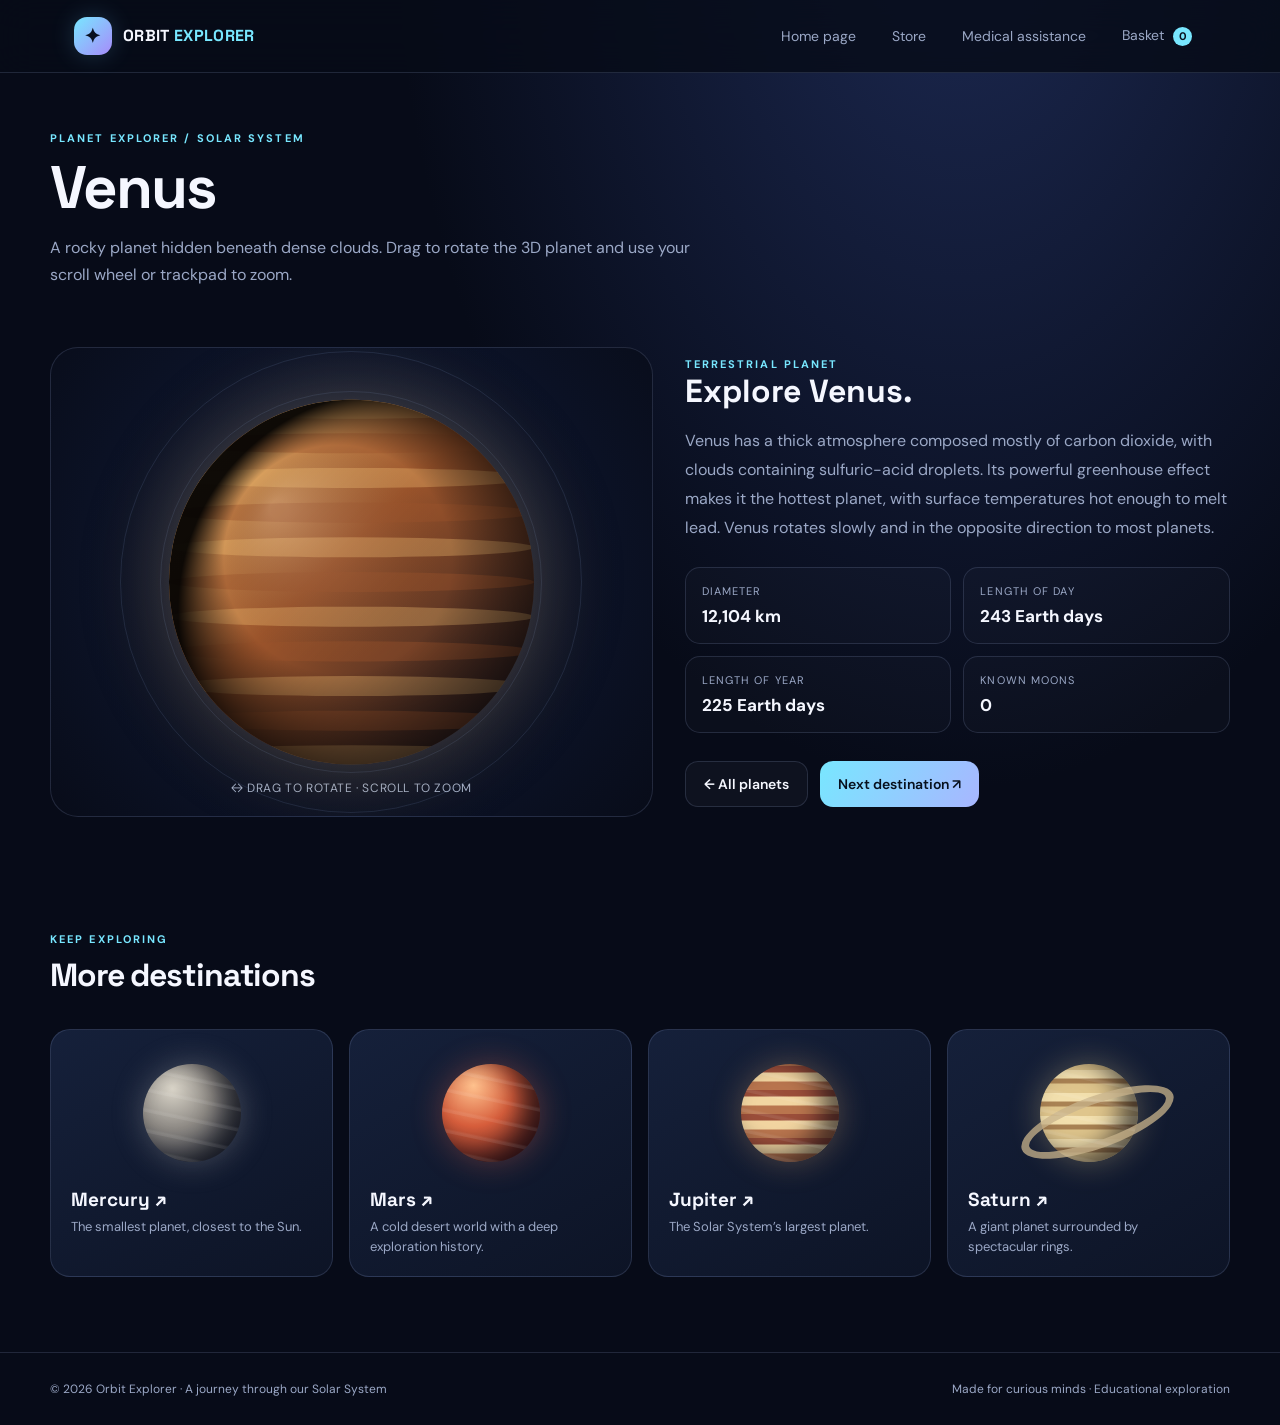
<file: venus.html>
<!doctype html><html lang="en"><head><meta charset="utf-8"><meta name="viewport" content="width=device-width,initial-scale=1"><title>Venus | Orbit Explorer</title><link rel="stylesheet" href="css/style.css"></head><body data-planet="venus"><header class="site-header"><nav class="nav"><a class="brand" href="index.html"><span class="brand-mark">✦</span><span>ORBIT <span style="color:var(--cyan)">EXPLORER</span></span></a><div class="nav-links"><a class="" href="index.html">Home page</a><a class="" href="store.html">Store</a><a class="" href="medical.html">Medical assistance</a><a class="" href="basket.html">Basket <span class="basket-count" data-cart-count>0</span></a></div></nav></header><main class="container"><header class="page-heading"><div class="eyebrow">Planet explorer / Solar System</div><h1>Venus</h1><p>A rocky planet hidden beneath dense clouds. Drag to rotate the 3D planet and use your scroll wheel or trackpad to zoom.</p></header><section class="planet-layout"><div class="planet-stage" data-planet-stage><div class="three-planet" data-three-planet role="img" aria-label="Interactive three-dimensional model of Venus"></div><div class="drag-note">↔ DRAG TO ROTATE · SCROLL TO ZOOM</div></div><div class="planet-copy"><div class="eyebrow">Terrestrial planet</div><h2>Explore Venus.</h2><p>Venus has a thick atmosphere composed mostly of carbon dioxide, with clouds containing sulfuric-acid droplets. Its powerful greenhouse effect makes it the hottest planet, with surface temperatures hot enough to melt lead. Venus rotates slowly and in the opposite direction to most planets.</p><div class="facts"><div class="fact"><small>Diameter</small><strong>12,104 km</strong></div><div class="fact"><small>Length of day</small><strong>243 Earth days</strong></div><div class="fact"><small>Length of year</small><strong>225 Earth days</strong></div><div class="fact"><small>Known moons</small><strong>0</strong></div></div><div class="actions"><a class="btn" href="index.html#planets">← All planets</a><a class="btn btn-primary" href="mars.html">Next destination ↗</a></div></div></section><section class="section"><div class="section-head"><div><div class="eyebrow">Keep exploring</div><h2>More destinations</h2></div></div><div class="planet-grid"><a class="planet-card" href="mercury.html"><div class="planet-art"><div class="planet-ball planet-mercury"></div></div><h3>Mercury ↗</h3><p>The smallest planet, closest to the Sun.</p></a><a class="planet-card" href="mars.html"><div class="planet-art"><div class="planet-ball planet-mars"></div></div><h3>Mars ↗</h3><p>A cold desert world with a deep exploration history.</p></a><a class="planet-card" href="jupiter.html"><div class="planet-art"><div class="planet-ball planet-jupiter"></div></div><h3>Jupiter ↗</h3><p>The Solar System’s largest planet.</p></a><a class="planet-card" href="saturn.html"><div class="planet-art"><div class="planet-ball planet-saturn"></div></div><h3>Saturn ↗</h3><p>A giant planet surrounded by spectacular rings.</p></a></div></section></main><script type="importmap">{"imports":{"three":"https://cdn.jsdelivr.net/npm/three@0.160.0/build/three.module.js"}}</script><script type="module" src="js/planet.js"></script><script src="js/main.js"></script><footer class="site-footer"><div class="container footer-inner"><span>© 2026 Orbit Explorer · A journey through our Solar System</span><span>Made for curious minds · Educational exploration</span><script src="js/planet.js"></script></div></footer></body></html>
</file>
<file: css/style.css>
@import url('https://fonts.googleapis.com/css2?family=DM+Sans:wght@400;500;600;700&family=Space+Grotesk:wght@400;500;600;700&display=swap');
:root{--bg:#070b18;--panel:#10182b;--panel2:#141f35;--text:#f5f7ff;--muted:#9ba8c6;--line:rgba(180,199,255,.15);--cyan:#78e7ff;--violet:#a78bfa;--gold:#ffce79;--radius:22px;--max:1180px}
*{box-sizing:border-box}html{scroll-behavior:smooth}body{margin:0;background:radial-gradient(ellipse at 75% -10%,#1d2a54 0,transparent 42%),var(--bg);color:var(--text);font-family:'DM Sans',sans-serif;min-height:100vh}a{color:inherit;text-decoration:none}button,input,textarea,select{font:inherit}button{cursor:pointer}.site-header{position:sticky;top:0;z-index:20;background:rgba(7,11,24,.82);backdrop-filter:blur(18px);border-bottom:1px solid var(--line)}.nav{max-width:var(--max);margin:auto;padding:16px 24px;display:flex;align-items:center;justify-content:space-between;gap:22px}.brand{display:flex;align-items:center;gap:11px;font-family:'Space Grotesk',sans-serif;font-weight:700;letter-spacing:.02em}.brand-mark{display:grid;place-items:center;width:38px;height:38px;border-radius:13px;background:linear-gradient(135deg,var(--cyan),var(--violet));color:#081020;font-size:20px;box-shadow:0 0 25px #78e7ff30}.nav-links{display:flex;gap:8px;align-items:center;flex-wrap:wrap}.nav-links a{padding:10px 14px;border-radius:12px;color:var(--muted);font-size:14px;transition:.2s}.nav-links a:hover,.nav-links a.active{background:#ffffff0d;color:var(--text)}.basket-count{display:inline-grid;place-items:center;background:var(--cyan);color:#07101e;border-radius:20px;min-width:19px;height:19px;padding:0 5px;font-size:11px;font-weight:700;margin-left:5px}
.container{width:min(var(--max),calc(100% - 40px));margin:auto}.eyebrow{text-transform:uppercase;letter-spacing:.19em;color:var(--cyan);font-size:11px;font-weight:700}.hero{padding:80px 0 58px;display:grid;grid-template-columns:1.05fr .95fr;gap:40px;align-items:center}.hero h1,.page-heading h1{font-family:'Space Grotesk',sans-serif;letter-spacing:-.055em;line-height:1.02;font-size:clamp(42px,6vw,76px);margin:16px 0 20px}.hero h1 span{background:linear-gradient(90deg,var(--cyan),#c8b5ff);background-clip:text;-webkit-background-clip:text;color:transparent}.lead{font-size:17px;line-height:1.8;color:var(--muted);max-width:590px}.actions{display:flex;gap:12px;flex-wrap:wrap;margin-top:28px}.btn{display:inline-flex;align-items:center;justify-content:center;gap:8px;border:1px solid var(--line);border-radius:13px;padding:13px 18px;color:var(--text);background:#ffffff08;font-weight:600;font-size:14px;transition:transform .2s,border-color .2s}.btn:hover{transform:translateY(-2px);border-color:#78e7ff80}.btn-primary{background:linear-gradient(120deg,var(--cyan),#a8b6ff);color:#07101d;border:0}.hero-visual{height:420px;position:relative;display:grid;place-items:center;overflow:hidden;border:1px solid var(--line);border-radius:30px;background:radial-gradient(circle at 50% 50%,#27396a 0,#101a35 37%,#090e20 70%)}.orbit{position:absolute;width:330px;height:110px;border:1px solid #a8c7ff50;border-radius:50%;transform:rotate(-22deg)}.hero-planet{width:210px;height:210px;border-radius:50%;background:radial-gradient(circle at 30% 25%,#d7faff 0,#80b7e8 13%,#4a5d9b 38%,#24274f 68%,#090d20 100%);box-shadow:inset -25px -10px 45px #020512,0 0 80px #6caeff30;position:relative;z-index:1}.hero-planet:after{content:"";position:absolute;inset:0;border-radius:50%;background:repeating-linear-gradient(95deg,transparent 0 14px,#ffffff08 16px 18px,transparent 21px 30px);mix-blend-mode:screen}.mini-moon{position:absolute;width:27px;height:27px;border-radius:50%;background:linear-gradient(135deg,#e6e9f5,#555e7b);top:100px;right:70px;box-shadow:0 0 20px #fff2}
.section{padding:35px 0 75px}.section-head{display:flex;justify-content:space-between;align-items:end;gap:20px;margin-bottom:25px}.section-head h2,.page-heading h1{font-family:'Space Grotesk',sans-serif;letter-spacing:-.035em}.section-head h2{font-size:32px;margin:9px 0}.muted{color:var(--muted)}.planet-grid{display:grid;grid-template-columns:repeat(4,1fr);gap:16px}.planet-card{position:relative;overflow:hidden;border:1px solid var(--line);border-radius:20px;background:linear-gradient(150deg,#15203a,#0d1426);padding:20px;min-height:235px;transition:.25s}.planet-card:hover{transform:translateY(-5px);border-color:#8ddfff80;box-shadow:0 18px 50px #0003}.planet-card .planet-art{height:125px;display:grid;place-items:center;margin-bottom:12px}.planet-card h3{font-family:'Space Grotesk',sans-serif;margin:0 0 5px;font-size:19px}.planet-card p{font-size:13px;color:var(--muted);margin:0;line-height:1.5}.planet-ball{width:98px;height:98px;border-radius:50%;position:relative;box-shadow:inset -16px -7px 24px #02040c9c,0 0 32px var(--glow,#fff1)}.planet-ball:after{content:"";position:absolute;inset:0;border-radius:50%;background:repeating-linear-gradient(12deg,transparent 0 9px,#ffffff15 10px 12px,transparent 14px 20px)}.planet-mercury{background:radial-gradient(circle at 30% 25%,#d9d4c8,#8e8a85 40%,#3d414c 80%);--glow:#b7b6b655}.planet-venus{background:radial-gradient(circle at 32% 22%,#fff0c7,#e6a96d 38%,#7b3e2b 85%);--glow:#f5b96c55}.planet-earth{background:radial-gradient(circle at 32% 25%,#a6f0ff,#347bd3 36%,#0b244d 78%);--glow:#4b9dff55}.planet-mars{background:radial-gradient(circle at 32% 22%,#ffc28e,#d75e3c 40%,#5e211e 85%);--glow:#f36b4d55}.planet-jupiter{background:repeating-linear-gradient(0deg,#b9754e 0 8px,#f2d5a1 9px 17px,#9b4e3a 18px 24px);--glow:#dba66b55}.planet-saturn{background:repeating-linear-gradient(0deg,#dfc58c 0 9px,#a98253 10px 14px,#f2dfad 15px 23px);--glow:#e8cc8c55}.planet-saturn:before{content:"";position:absolute;width:145px;height:36px;border:8px solid #c8b38b;opacity:.75;border-radius:50%;left:-23px;top:32px;transform:rotate(-20deg)}.planet-uranus{background:radial-gradient(circle at 32% 22%,#d7ffff,#75cbd5 43%,#226b83 90%);--glow:#70e5ff55}.planet-neptune{background:radial-gradient(circle at 32% 22%,#9fcaff,#326de1 43%,#101b70 90%);--glow:#4b80ff66}.page-heading{padding:58px 0 25px}.page-heading h1{font-size:clamp(38px,5vw,60px);margin:12px 0}.page-heading p{max-width:650px;line-height:1.7;color:var(--muted)}
.planet-layout{display:grid;grid-template-columns:1.05fr .95fr;gap:32px;align-items:center;padding:18px 0 80px}.planet-stage{min-height:470px;border:1px solid var(--line);border-radius:28px;background:radial-gradient(circle at 50% 45%,#1b2c54,#0c1328 56%,#080c19);display:grid;place-items:center;position:relative;overflow:hidden;touch-action:pan-y}.planet-stage:before,.planet-stage:after{content:"";position:absolute;border:1px solid #9bbcff20;border-radius:50%;width:380px;height:380px}.planet-stage:after{width:460px;height:460px}.drag-note{position:absolute;bottom:20px;color:#aebbd5;font-size:12px;letter-spacing:.05em}.interactive-planet{width:min(60vw,260px);height:min(60vw,260px);border-radius:50%;position:relative;z-index:2;cursor:grab;box-shadow:inset -35px -15px 48px #02040cc9,0 0 65px var(--glow,#78e7ff22);background-size:cover;transform:rotate(0deg);transition:filter .2s}.interactive-planet:active{cursor:grabbing}.interactive-planet:after{content:"";position:absolute;inset:0;border-radius:50%;background:repeating-linear-gradient(90deg,transparent 0 18px,#ffffff12 20px 22px,transparent 24px 36px);mix-blend-mode:screen;pointer-events:none}.planet-copy h2{font:700 32px 'Space Grotesk',sans-serif;margin:0 0 12px}.planet-copy p{line-height:1.8;color:var(--muted)}.facts{display:grid;grid-template-columns:repeat(2,1fr);gap:12px;margin:24px 0}.fact{padding:16px;border:1px solid var(--line);border-radius:15px;background:#ffffff05}.fact small{display:block;color:var(--muted);font-size:11px;text-transform:uppercase;letter-spacing:.1em;margin-bottom:7px}.fact strong{font-size:17px}
.content-grid{display:grid;grid-template-columns:repeat(3,1fr);gap:16px}.info-card{border:1px solid var(--line);background:linear-gradient(145deg,#131e35,#0c1325);border-radius:20px;padding:24px}.info-card h3{font-family:'Space Grotesk',sans-serif;margin-top:0}.info-card p{color:var(--muted);line-height:1.7;font-size:14px}
.products-grid{display:grid;grid-template-columns:repeat(3,1fr);gap:18px;padding-bottom:70px}.product-card{border:1px solid var(--line);background:linear-gradient(150deg,#14203a,#0d1426);border-radius:20px;padding:20px}.product-image{height:150px;border-radius:15px;background:radial-gradient(circle at 50% 40%,#293d69,#11192e 65%);display:grid;place-items:center;font-size:52px;margin-bottom:18px}.product-card h3{margin:0 0 7px;font-family:'Space Grotesk',sans-serif}.product-card p{color:var(--muted);font-size:13px;line-height:1.6;min-height:42px}.product-bottom{display:flex;align-items:center;justify-content:space-between;gap:12px;margin-top:18px}.price{font-size:20px;font-weight:700;color:var(--cyan)}.small-btn{padding:10px 12px;border-radius:11px;border:0;background:#d1f7ff;color:#06101c;font-weight:700}
.form-shell{max-width:800px;margin:15px auto 75px;padding:28px;border:1px solid var(--line);border-radius:24px;background:linear-gradient(145deg,#131e35,#0c1325)}.form-grid{display:grid;grid-template-columns:1fr 1fr;gap:16px}.field{display:flex;flex-direction:column;gap:8px}.field.full{grid-column:1/-1}.field label{font-size:13px;color:#cbd5ee}.field input,.field textarea,.field select{background:#080f20;color:var(--text);border:1px solid var(--line);border-radius:12px;padding:13px;outline:none}.field textarea{min-height:120px;resize:vertical}.field input:focus,.field textarea:focus,.field select:focus{border-color:var(--cyan)}.notice{padding:14px 16px;border-radius:13px;background:#78e7ff0b;border:1px solid #78e7ff25;color:#b8c7e5;font-size:13px;line-height:1.6;margin:18px 0}.cart-list{display:grid;gap:12px}.cart-item{display:flex;align-items:center;gap:18px;padding:17px;border:1px solid var(--line);border-radius:16px;background:#ffffff05}.cart-emoji{font-size:30px}.cart-details{flex:1}.cart-details h3{margin:0 0 6px}.cart-details p{margin:0;color:var(--muted);font-size:13px}.cart-controls{display:flex;align-items:center;gap:10px}.qty-btn,.remove-btn{border:1px solid var(--line);border-radius:9px;background:#ffffff08;color:var(--text);padding:7px 10px}.remove-btn{color:#ff9d9d}.cart-summary{margin:20px 0 70px;margin-left:auto;max-width:420px;padding:22px;border:1px solid var(--line);border-radius:20px;background:#111a2e}.summary-line{display:flex;justify-content:space-between;margin:10px 0;color:var(--muted)}.summary-line.total{font-size:22px;font-weight:700;color:var(--text);border-top:1px solid var(--line);padding-top:16px;margin-top:16px}.empty-state{text-align:center;padding:55px 20px;border:1px dashed var(--line);border-radius:20px;color:var(--muted)}.empty-state .icon{font-size:42px;margin-bottom:12px}
.site-footer{border-top:1px solid var(--line);padding:28px 0;color:var(--muted);font-size:12px}.footer-inner{display:flex;justify-content:space-between;gap:20px;flex-wrap:wrap}.toast{position:fixed;bottom:24px;right:24px;z-index:60;background:#d1f7ff;color:#06101c;padding:13px 18px;border-radius:12px;box-shadow:0 10px 35px #0005;font-weight:700;animation:toastin .2s ease}@keyframes toastin{from{transform:translateY(8px);opacity:0}to{transform:translateY(0);opacity:1}}.mobile-menu{display:none}
@media(max-width:850px){.hero,.planet-layout{grid-template-columns:1fr}.hero{padding-top:55px}.hero-visual{height:330px}.planet-grid{grid-template-columns:repeat(2,1fr)}.products-grid{grid-template-columns:repeat(2,1fr)}.content-grid{grid-template-columns:1fr}.planet-stage{min-height:380px}.nav{padding:13px 18px}.nav-links a{padding:9px;font-size:12px}}
@media(max-width:560px){.container{width:min(100% - 28px,var(--max))}.nav{align-items:flex-start;flex-direction:column;gap:10px}.nav-links{width:100%;justify-content:space-between;gap:2px}.nav-links a{padding:8px 7px;font-size:11px}.brand{font-size:14px}.hero h1{font-size:43px}.planet-grid,.products-grid{grid-template-columns:1fr 1fr;gap:10px}.planet-card{padding:13px;min-height:210px}.planet-card .planet-art{height:100px}.planet-ball{width:78px;height:78px}.planet-saturn:before{width:115px;left:-18px;top:26px}.page-heading{padding-top:40px}.form-shell{padding:18px}.form-grid{grid-template-columns:1fr}.field.full{grid-column:auto}.cart-item{flex-wrap:wrap}.cart-controls{width:100%;justify-content:flex-end}.section-head{align-items:flex-start;flex-direction:column}}

.features-details{margin-top:12px;color:#dce6ff;font-size:13px}.features-details summary{cursor:pointer;color:var(--cyan);font-weight:600}.features-details ul{padding-left:19px;color:var(--muted);line-height:1.65}.features-details li{margin:5px 0}.three-planet{position:absolute;inset:0;z-index:2;overflow:hidden;border-radius:inherit;touch-action:none}.three-planet canvas{display:block;width:100%;height:100%;outline:none}
</file>
